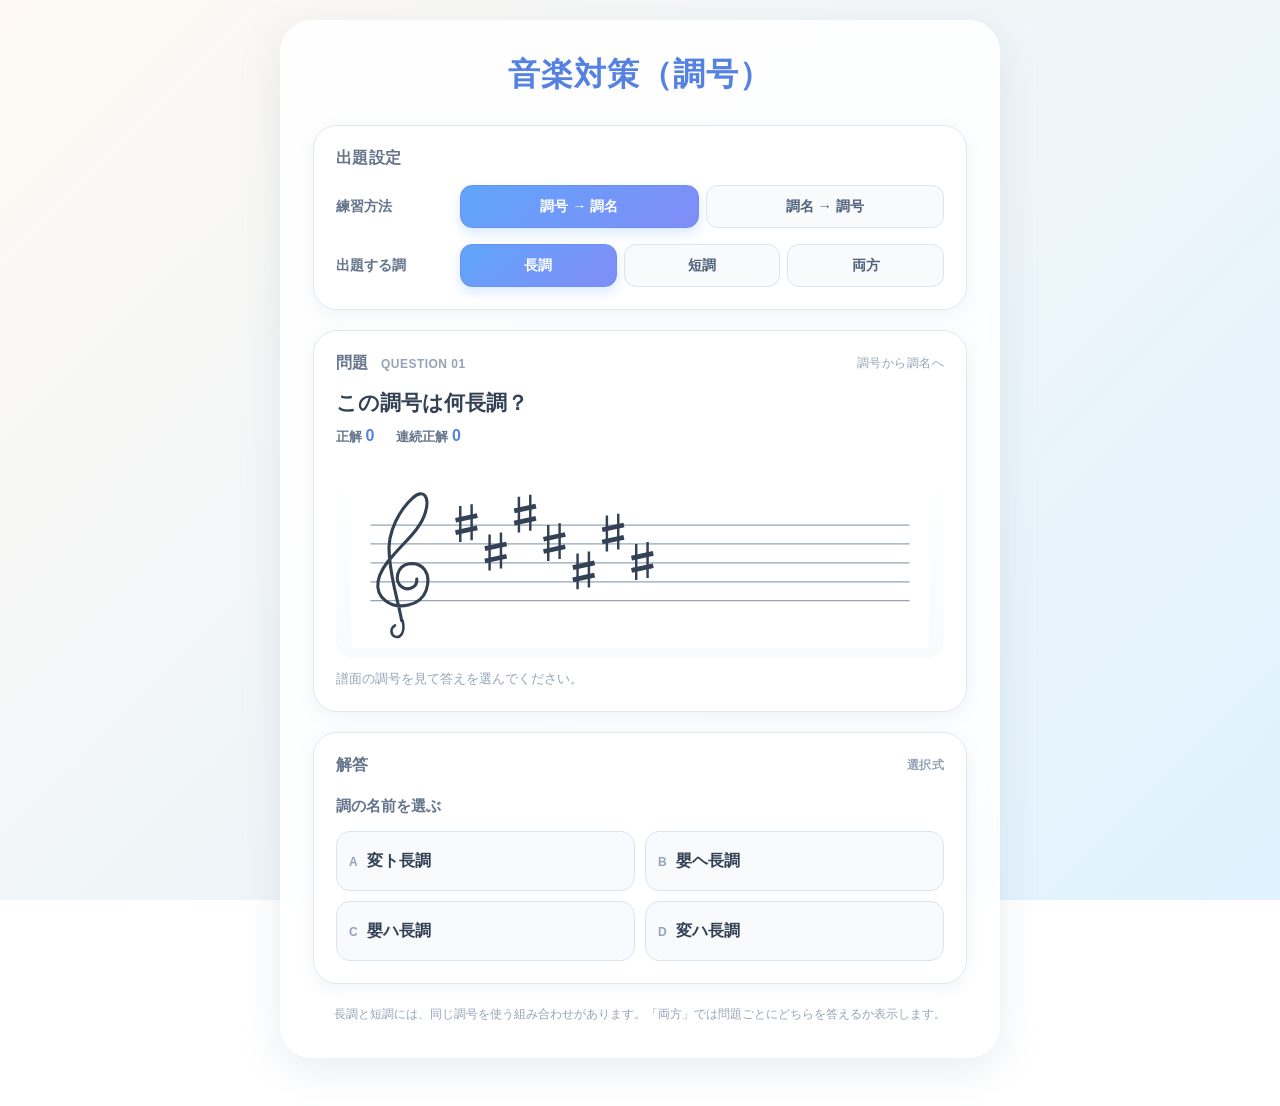
<file: index.html>
<!doctype html>
<html lang="ja">
<head>
  <meta charset="utf-8">
  <meta name="viewport" content="width=device-width, initial-scale=1">
  <meta name="theme-color" content="#e0f2fe">
  <meta name="description" content="ト音記号の調号と調名を、長調・短調それぞれで練習できるクイズ。">
  <title>調号の練習 | 音楽対策</title>
  <link rel="icon" type="image/svg+xml" href="data:image/svg+xml,%3Csvg xmlns='http://www.w3.org/2000/svg' viewBox='0 0 64 64'%3E%3Crect width='64' height='64' rx='16' fill='%235582e2'/%3E%3Cpath d='M12 42h40M12 32h40M12 22h40' stroke='white' stroke-width='2'/%3E%3Cpath d='M27 13v38m10-38v38M21 28l22-5m-22 17 22-5' stroke='white' stroke-width='4'/%3E%3C/svg%3E">
  <link rel="stylesheet" href="style.css">
  <script src="app.js" defer></script>
</head>
<body>
  <div class="page-shell">
    <main class="main">
      <h1 class="title">音楽対策（調号）</h1>

      <section class="workspace" aria-label="調号クイズ">
        <div class="config-bar">
          <h2>出題設定</h2>
          <div class="control-group"><span class="control-label">練習方法</span><div class="segmented" role="group" aria-label="練習方法"><button type="button" class="segment active" data-mode="read" aria-pressed="true">調号 → 調名</button><button type="button" class="segment" data-mode="write" aria-pressed="false">調名 → 調号</button></div></div>
          <div class="control-group"><span class="control-label">出題する調</span><div class="segmented" role="group" aria-label="出題する調"><button type="button" class="segment active" data-kind="major" aria-pressed="true">長調</button><button type="button" class="segment" data-kind="minor" aria-pressed="false">短調</button><button type="button" class="segment" data-kind="mix" aria-pressed="false">両方</button></div></div>
        </div>

        <div class="practice-layout">
          <div class="question-panel">
            <div class="panel-top"><span class="section-heading">問題</span><span class="panel-kicker" id="question-number">QUESTION 01</span><span class="small-rule"></span><span class="panel-kicker" id="mode-caption">調号から調名へ</span></div>
            <h2 id="prompt">この調号は何長調？</h2>
            <div class="score-card" aria-label="学習状況"><span>正解 <strong id="correct-count">0</strong></span><span class="score-divider"></span><span>連続正解 <strong id="streak-count">0</strong></span></div>
            <div class="staff-frame"><div id="staff" class="staff" aria-label="ト音記号の五線譜"></div><span class="staff-corner">𝄞 &nbsp; TREBLE CLEF</span></div>
            <p class="staff-hint" id="staff-hint">譜面の調号を見て答えを選んでください。</p>
          </div>

          <div class="answer-panel">
            <div class="answer-top"><span class="section-heading">解答</span><span class="answer-step" id="answer-step">選択式</span></div>
            <div id="read-controls"><h3>調の名前を選ぶ</h3><div id="choices" class="choices"></div></div>
            <div id="write-controls" hidden><h3>調号を組み立てる</h3><p class="choice-description">記号の種類と数を選んでください。</p><div class="signature-builder"><div class="builder-label">記号</div><div class="builder-row" id="sign-choices"></div><div class="builder-label count-label">数</div><div class="builder-row number-row" id="count-choices"></div></div><button type="button" class="primary-button submit-button" id="submit-signature" disabled>答え合わせ <span aria-hidden="true">↗</span></button></div>
            <div class="feedback" id="feedback" role="status" aria-live="polite" hidden></div>
            <button type="button" id="next-button" class="primary-button next-button" hidden>次の問題へ <span aria-hidden="true">↗</span></button>
          </div>
        </div>
      </section>
      <p class="footnote">長調と短調には、同じ調号を使う組み合わせがあります。「両方」では問題ごとにどちらを答えるか表示します。</p>
    </main>
  </div>
</body>
</html>
</file>
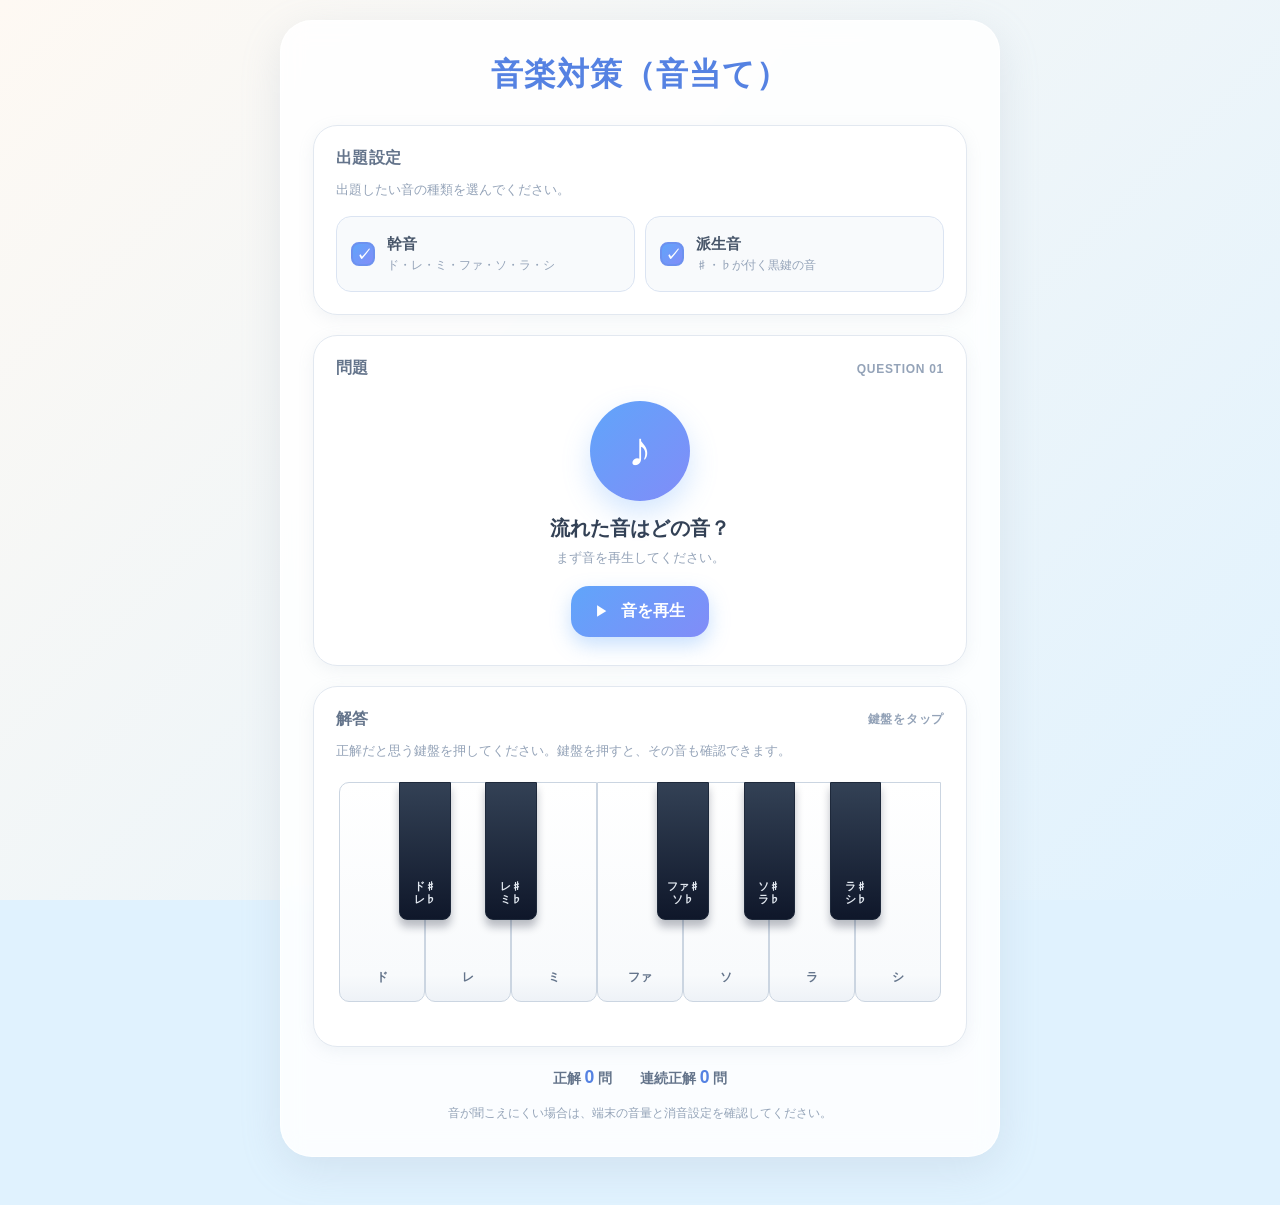
<file: sound/index.html>
<!doctype html>
<html lang="ja">
<head>
  <meta charset="utf-8">
  <meta name="viewport" content="width=device-width, initial-scale=1">
  <meta name="theme-color" content="#e0f2fe">
  <meta name="description" content="再生された音をピアノ鍵盤で答える音当てクイズ。幹音と派生音を選んで練習できます。">
  <title>音当てクイズ | 音楽対策</title>
  <link rel="icon" type="image/svg+xml" href="data:image/svg+xml,%3Csvg xmlns='http://www.w3.org/2000/svg' viewBox='0 0 64 64'%3E%3Crect width='64' height='64' rx='16' fill='%235582e2'/%3E%3Cpath d='M20 14v35c0 7-12 7-12 0s12-8 12-3V20l30-6v28c0 7-12 7-12 0s12-8 12-3V9z' fill='white'/%3E%3C/svg%3E">
  <link rel="stylesheet" href="style.css">
  <script src="app.js?v=2" defer></script>
</head>
<body>
  <main class="container">
    <h1 class="title">音楽対策（音当て）</h1>

    <section class="card settings" aria-labelledby="settings-title">
      <h2 id="settings-title">出題設定</h2>
      <p class="setting-help">出題したい音の種類を選んでください。</p>
      <div class="check-grid">
        <label class="check-card">
          <input type="checkbox" id="natural-notes" checked>
          <span class="check-icon" aria-hidden="true"></span>
          <span><strong>幹音</strong><small>ド・レ・ミ・ファ・ソ・ラ・シ</small></span>
        </label>
        <label class="check-card">
          <input type="checkbox" id="accidental-notes" checked>
          <span class="check-icon" aria-hidden="true"></span>
          <span><strong>派生音</strong><small>♯・♭が付く黒鍵の音</small></span>
        </label>
      </div>
      <p class="setting-error" id="setting-error" role="alert" hidden>幹音または派生音を1つ以上選んでください。</p>
    </section>

    <section class="card quiz-card" aria-labelledby="question-title">
      <div class="card-heading">
        <h2 id="question-title">問題</h2>
        <span id="question-number">QUESTION 01</span>
      </div>
      <div class="sound-stage">
        <div class="sound-mark" aria-hidden="true">
          <span class="sound-wave wave-one"></span>
          <span class="sound-wave wave-two"></span>
          <span class="note-mark">♪</span>
        </div>
        <p class="sound-title">流れた音はどの音？</p>
        <p class="sound-caption" id="sound-caption">まず音を再生してください。</p>
        <button type="button" class="listen-button" id="play-button">
          <span class="play-icon" aria-hidden="true">▶</span>
          <span id="play-label">音を再生</span>
        </button>
      </div>
    </section>

    <section class="card answer-card" aria-labelledby="answer-title">
      <div class="card-heading">
        <h2 id="answer-title">解答</h2>
        <span>鍵盤をタップ</span>
      </div>
      <p class="answer-help">正解だと思う鍵盤を押してください。鍵盤を押すと、その音も確認できます。</p>
      <div class="piano-scroll">
        <div class="piano" id="piano" role="group" aria-label="回答用ピアノ鍵盤"></div>
      </div>
      <div class="feedback" id="feedback" role="status" aria-live="polite" hidden></div>
      <button type="button" class="next-button" id="next-button" hidden>次の問題へ</button>
    </section>

    <div class="score" aria-label="成績">
      <span>正解 <strong id="correct-count">0</strong> 問</span>
      <span>連続正解 <strong id="streak-count">0</strong> 問</span>
    </div>
    <p class="footnote">音が聞こえにくい場合は、端末の音量と消音設定を確認してください。</p>
  </main>
</body>
</html>
</file>
<file: style.css>
*{box-sizing:border-box}body{margin:0;min-height:100vh;display:flex;justify-content:center;align-items:flex-start;padding:20px 0 48px;font-family:"Segoe UI","Hiragino Sans","Yu Gothic",sans-serif;background:linear-gradient(135deg,#fef9f3 0%,#e0f2fe 100%);background-attachment:fixed;color:#334155}button{font:inherit;touch-action:manipulation;cursor:pointer;transition:transform .15s ease,box-shadow .15s ease,opacity .15s ease}button:hover:not(:disabled){transform:translateY(-2px)}button:active:not(:disabled){transform:scale(.98)}button:focus-visible{outline:3px solid #416cc9;outline-offset:3px}[hidden]{display:none!important}
.page-shell{width:min(92%,720px);background:rgba(255,255,255,.85);border-radius:32px;padding:32px;box-shadow:0 12px 40px rgba(148,163,184,.2);border:1px solid rgba(255,255,255,.8);backdrop-filter:blur(12px)}.main{padding:0}.title{margin:0 0 28px;text-align:center;font-size:2rem;font-weight:800;color:#5582e2;letter-spacing:.03em}.workspace{display:contents}
.config-bar,.question-panel,.answer-panel{background:white;border-radius:24px;padding:22px;margin-bottom:20px;box-shadow:0 4px 16px rgba(148,163,184,.12);border:1px solid #e2e8f0}.config-bar{display:grid;gap:16px}.config-bar h2{margin:0;color:#64748b;font-size:1rem;letter-spacing:.03em}.control-group{display:grid;grid-template-columns:112px 1fr;align-items:center;gap:12px}.control-label{font-size:.9rem;font-weight:700;color:#64748b}.segmented{display:flex;gap:7px}.segment{border:1px solid #dbe4f2;border-radius:12px;background:#f8fafc;color:#50627c;padding:11px 12px;font-size:.88rem;font-weight:700;flex:1;min-width:0;white-space:nowrap}.segment.active{color:white;border-color:#6d91ef;background:linear-gradient(135deg,#60a5fa,#818cf8);box-shadow:0 5px 12px rgba(96,165,250,.24)}
.practice-layout{display:contents}.panel-top,.answer-top{display:flex;align-items:center;gap:12px}.section-heading{font-size:1rem;letter-spacing:.03em;font-weight:700;color:#64748b}.panel-kicker,.answer-step{font-size:.75rem;color:#94a3b8;font-weight:700;letter-spacing:.04em}.small-rule{flex:1}.panel-top #mode-caption{font-weight:500}.question-panel h2{font-size:1.3rem;font-weight:700;margin:15px 0 10px;color:#334155}.score-card{display:flex;justify-content:flex-start;gap:22px;color:#64748b;font-size:.8rem;font-weight:600;margin-bottom:17px}.score-card strong{font-size:1rem;color:#5582e2}.score-divider{display:none}
.staff-frame{min-height:180px;display:flex;justify-content:center;align-items:center;background:linear-gradient(180deg,#fff,#f8fafc);border-radius:18px;overflow:hidden;padding:10px}.staff{width:100%;max-width:610px;height:175px}.staff svg{width:100%;height:100%;display:block}.staff-corner{display:none}.staff-hint{color:#94a3b8;font-size:.82rem;line-height:1.6;margin:10px 0 0}.answer-top{justify-content:space-between}.answer-panel h3{color:#64748b;font-size:.95rem;margin:20px 0 14px;font-weight:600}.choices{display:grid;grid-template-columns:repeat(2,minmax(0,1fr));gap:10px}.choice-button{border:1px solid #dbe4f2;border-radius:14px;background:#f8fafc;color:#334155;padding:15px 12px;text-align:left;font-weight:700;font-size:1rem;min-height:60px}.choice-button:hover:not(:disabled),.builder-option:hover:not(:disabled){border-color:#818cf8;box-shadow:0 4px 12px rgba(96,165,250,.15)}.choice-button.correct{background:#e8f6ee;border-color:#57b989;color:#22734c}.choice-button.incorrect{background:#fff0ee;border-color:#e79a8b;color:#a14d3e}.choice-index{font-size:.75rem;color:#94a3b8;margin-right:9px}
.choice-description{font-size:.83rem;color:#94a3b8;margin:0 0 16px}.builder-label{color:#64748b;font-size:.83rem;font-weight:700;margin-bottom:9px}.builder-row{display:flex;gap:8px;flex-wrap:wrap}.builder-option{border:1px solid #dbe4f2;border-radius:12px;background:#f8fafc;color:#334155;padding:9px;min-width:78px;height:52px;font-family:Georgia,serif;font-size:1.45rem}.builder-option.zero{font-family:inherit;font-size:.92rem;font-weight:700}.builder-option.selected{background:linear-gradient(135deg,#60a5fa,#818cf8);border-color:#818cf8;color:white;box-shadow:0 5px 12px rgba(96,165,250,.2)}.count-label{margin-top:20px}.number-row .builder-option{min-width:49px;height:46px;font-family:inherit;font-size:1rem;font-weight:700}.builder-option:disabled{cursor:default}
.primary-button{width:100%;border:none;border-radius:18px;padding:16px;font-size:1rem;font-weight:700;background:linear-gradient(135deg,#60a5fa,#818cf8);color:white;box-shadow:0 8px 20px rgba(96,165,250,.35)}.primary-button:disabled{opacity:.48;cursor:not-allowed;box-shadow:none}.submit-button,.next-button{margin-top:20px}.feedback{margin-top:18px;padding:15px 17px;border-radius:15px;background:#e8f6ee;border:1px solid #a1d8ba;color:#26704d;line-height:1.7;font-size:.88rem}.feedback.wrong{background:#fff5ef;border-color:#f0c4a3;color:#8b5737}.feedback strong{display:block;font-size:1rem}.footnote{text-align:center;color:#94a3b8;font-size:.78rem;line-height:1.7;margin:15px 0 0}
@media(max-width:600px){body{padding:12px 0 30px}.page-shell{padding:20px}.title{font-size:1.5rem;margin-bottom:22px}.config-bar,.question-panel,.answer-panel{padding:19px;border-radius:22px}.control-group{grid-template-columns:1fr;gap:8px}.segment{font-size:.78rem;padding:11px 7px}.question-panel h2{font-size:1.13rem}.panel-top{flex-wrap:wrap}.panel-top #mode-caption{width:100%}.small-rule{display:none}.staff-frame{min-height:165px}.staff{height:155px}.choice-button{font-size:.9rem;padding:12px 9px}.builder-option{min-width:69px}.number-row .builder-option{min-width:44px}}
</file>
<file: sound/style.css>
*{box-sizing:border-box}
:root{font-family:"Segoe UI","Hiragino Sans","Yu Gothic",sans-serif;color:#334155;background:#e0f2fe}
body{margin:0;min-height:100vh;display:flex;justify-content:center;align-items:flex-start;padding:20px 0 48px;background:linear-gradient(135deg,#fef9f3 0%,#e0f2fe 100%);background-attachment:fixed}
button,input{font:inherit}button{touch-action:manipulation}button:focus-visible,input:focus-visible+*{outline:3px solid #315fc5;outline-offset:3px}[hidden]{display:none!important}
.container{width:min(92%,720px);padding:32px;background:rgba(255,255,255,.85);border:1px solid rgba(255,255,255,.8);border-radius:32px;box-shadow:0 12px 40px rgba(148,163,184,.2);backdrop-filter:blur(12px)}
.title{margin:0 0 28px;text-align:center;color:#5582e2;font-size:2rem;font-weight:800;letter-spacing:.03em}
.card{margin-bottom:20px;padding:22px;background:#fff;border:1px solid #e2e8f0;border-radius:24px;box-shadow:0 4px 16px rgba(148,163,184,.12)}
.card h2{margin:0;color:#64748b;font-size:1rem;letter-spacing:.03em}.card-heading{display:flex;align-items:center;justify-content:space-between;gap:12px}.card-heading span{color:#94a3b8;font-size:.75rem;font-weight:700;letter-spacing:.06em}
.setting-help,.answer-help{margin:10px 0 16px;color:#94a3b8;font-size:.82rem;line-height:1.6}.check-grid{display:grid;grid-template-columns:1fr 1fr;gap:10px}.check-card{position:relative;display:flex;align-items:center;gap:12px;min-height:76px;padding:14px;border:1px solid #dbe4f2;border-radius:15px;background:#f8fafc;cursor:pointer;transition:border-color .15s ease,box-shadow .15s ease,transform .15s ease}.check-card:hover{border-color:#818cf8;box-shadow:0 4px 12px rgba(96,165,250,.15);transform:translateY(-1px)}.check-card input{position:absolute;opacity:0;pointer-events:none}.check-icon{width:24px;height:24px;flex:0 0 auto;border:2px solid #cbd5e1;border-radius:8px;background:#fff}.check-card input:checked~.check-icon{display:grid;place-items:center;border-color:#6d91ef;background:linear-gradient(135deg,#60a5fa,#818cf8)}.check-card input:checked~.check-icon::after{content:"✓";color:#fff;font-size:15px;font-weight:800}.check-card strong,.check-card small{display:block}.check-card strong{color:#475569;font-size:.94rem}.check-card small{margin-top:4px;color:#94a3b8;font-size:.72rem}.setting-error{margin:12px 0 0;color:#c55a43;font-size:.8rem;font-weight:600}
.sound-stage{display:flex;flex-direction:column;align-items:center;padding:22px 12px 6px}.sound-mark{position:relative;width:100px;height:100px;display:grid;place-items:center;margin-bottom:13px;border-radius:50%;color:#fff;background:linear-gradient(135deg,#60a5fa,#818cf8);box-shadow:0 12px 28px rgba(96,165,250,.28)}.note-mark{font-family:Georgia,serif;font-size:48px;transform:translateY(-2px)}.sound-wave{position:absolute;inset:-10px;border:2px solid rgba(129,140,248,.26);border-radius:50%;opacity:0}.sound-mark.playing .sound-wave{animation:ripple 1.15s ease-out}.sound-mark.playing .wave-two{animation-delay:.22s}@keyframes ripple{0%{opacity:.7;transform:scale(.85)}100%{opacity:0;transform:scale(1.38)}}.sound-title{margin:0;color:#334155;font-size:1.28rem;font-weight:750}.sound-caption{min-height:1.5em;margin:7px 0 17px;color:#94a3b8;font-size:.82rem}.listen-button,.next-button{border:0;border-radius:18px;padding:15px 24px;color:#fff;font-weight:700;cursor:pointer;background:linear-gradient(135deg,#60a5fa,#818cf8);box-shadow:0 8px 20px rgba(96,165,250,.35);transition:transform .15s ease,opacity .15s ease}.listen-button:hover,.next-button:hover{transform:translateY(-2px);opacity:.96}.listen-button:active,.next-button:active{transform:scale(.98)}.play-icon{margin-right:8px;font-size:.8rem}
.piano-scroll{overflow-x:auto;padding:5px 3px 12px}.piano{position:relative;width:min(100%,620px);min-width:520px;height:230px;margin:auto;display:flex;isolation:isolate}.key{position:relative;border:1px solid #cbd5e1;cursor:pointer;transition:background .1s ease,transform .1s ease}.white-key{height:220px;flex:1;padding:0 0 15px;display:flex;align-items:flex-end;justify-content:center;border-radius:0 0 10px 10px;background:linear-gradient(180deg,#fff 0%,#f8fafc 88%,#eef2f7 100%);color:#64748b;font-size:.78rem;font-weight:700}.white-key:first-child{border-radius:10px 0 10px 10px}.white-key:last-child{border-radius:0 10px 10px 10px}.white-key:hover:not(:disabled),.white-key.active{background:#eaf2ff}.black-key{position:absolute;z-index:2;top:0;width:8.6%;height:138px;padding:0 3px 12px;display:flex;align-items:flex-end;justify-content:center;border-color:#1e293b;border-radius:0 0 8px 8px;background:linear-gradient(180deg,#334155,#0f172a);color:#e2e8f0;font-size:.66rem;font-weight:700;line-height:1.25;text-align:center;box-shadow:0 7px 9px rgba(15,23,42,.28)}.black-key:hover:not(:disabled),.black-key.active{background:linear-gradient(180deg,#6286e8,#4f61c8)}.black-key[data-pitch="1"]{left:10%}.black-key[data-pitch="3"]{left:24.3%}.black-key[data-pitch="6"]{left:52.9%}.black-key[data-pitch="8"]{left:67.2%}.black-key[data-pitch="10"]{left:81.5%}.key:disabled{cursor:default}.key.correct{box-shadow:inset 0 0 0 4px #54b889;background:#e7f7ee;color:#22734c}.black-key.correct{background:#31825d;color:#fff}.key.incorrect{box-shadow:inset 0 0 0 4px #e58d7b;background:#fff0ed;color:#a64e3f}.black-key.incorrect{background:#a64e3f;color:#fff}
.feedback{margin-top:10px;padding:15px 17px;border:1px solid #a1d8ba;border-radius:15px;background:#e8f6ee;color:#26704d;font-size:.88rem;line-height:1.7}.feedback.wrong{border-color:#f0c4a3;background:#fff5ef;color:#8b5737}.feedback strong{display:block;font-size:1rem}.next-button{width:100%;margin-top:16px}.score{display:flex;justify-content:center;gap:28px;color:#64748b;font-size:.86rem;font-weight:600}.score strong{color:#5582e2;font-size:1.1rem}.footnote{margin:15px 0 0;text-align:center;color:#94a3b8;font-size:.78rem;line-height:1.7}
@media(max-width:600px){body{padding:12px 0 30px}.container{padding:20px}.title{margin-bottom:22px;font-size:1.5rem}.card{padding:19px;border-radius:22px}.check-grid{grid-template-columns:1fr}.sound-stage{padding-top:18px}.sound-mark{width:88px;height:88px}.piano{min-width:470px;height:210px}.white-key{height:200px}.black-key{height:126px;font-size:.61rem}.score{gap:18px}}
</file>
